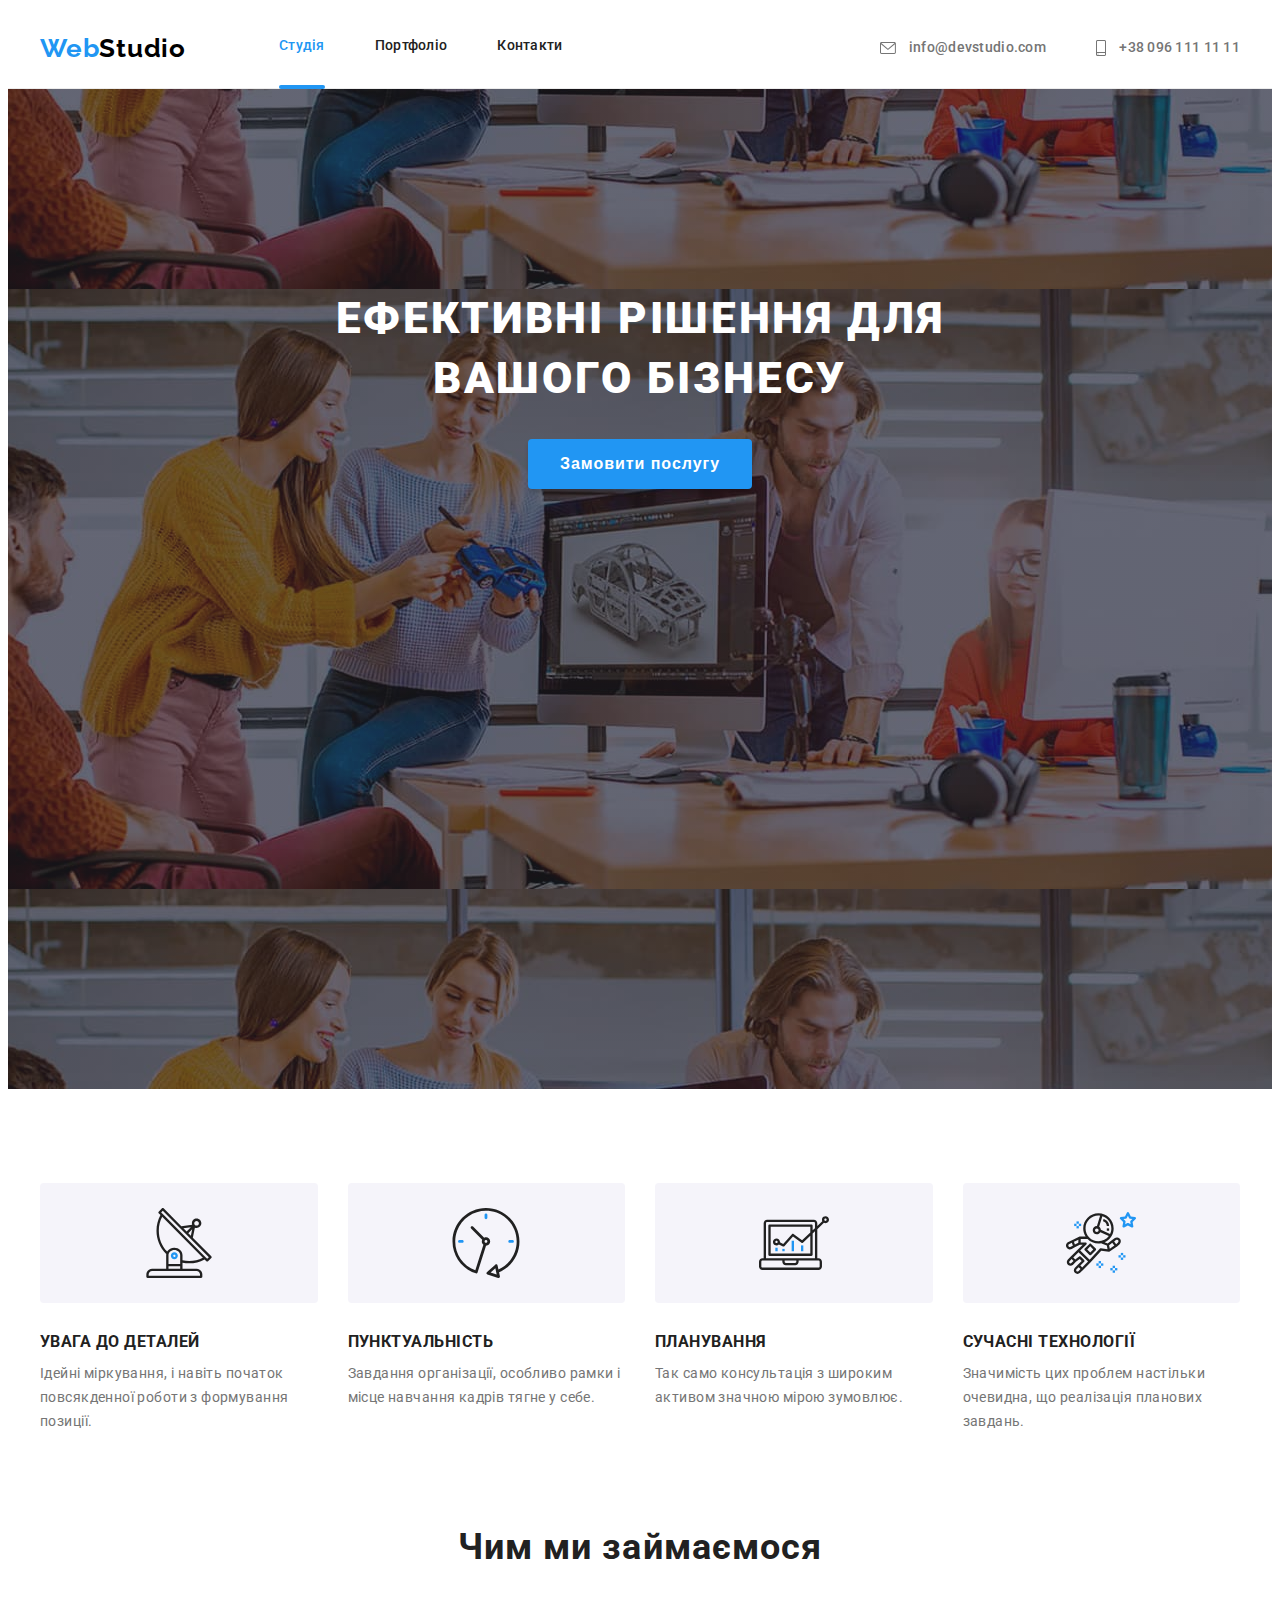
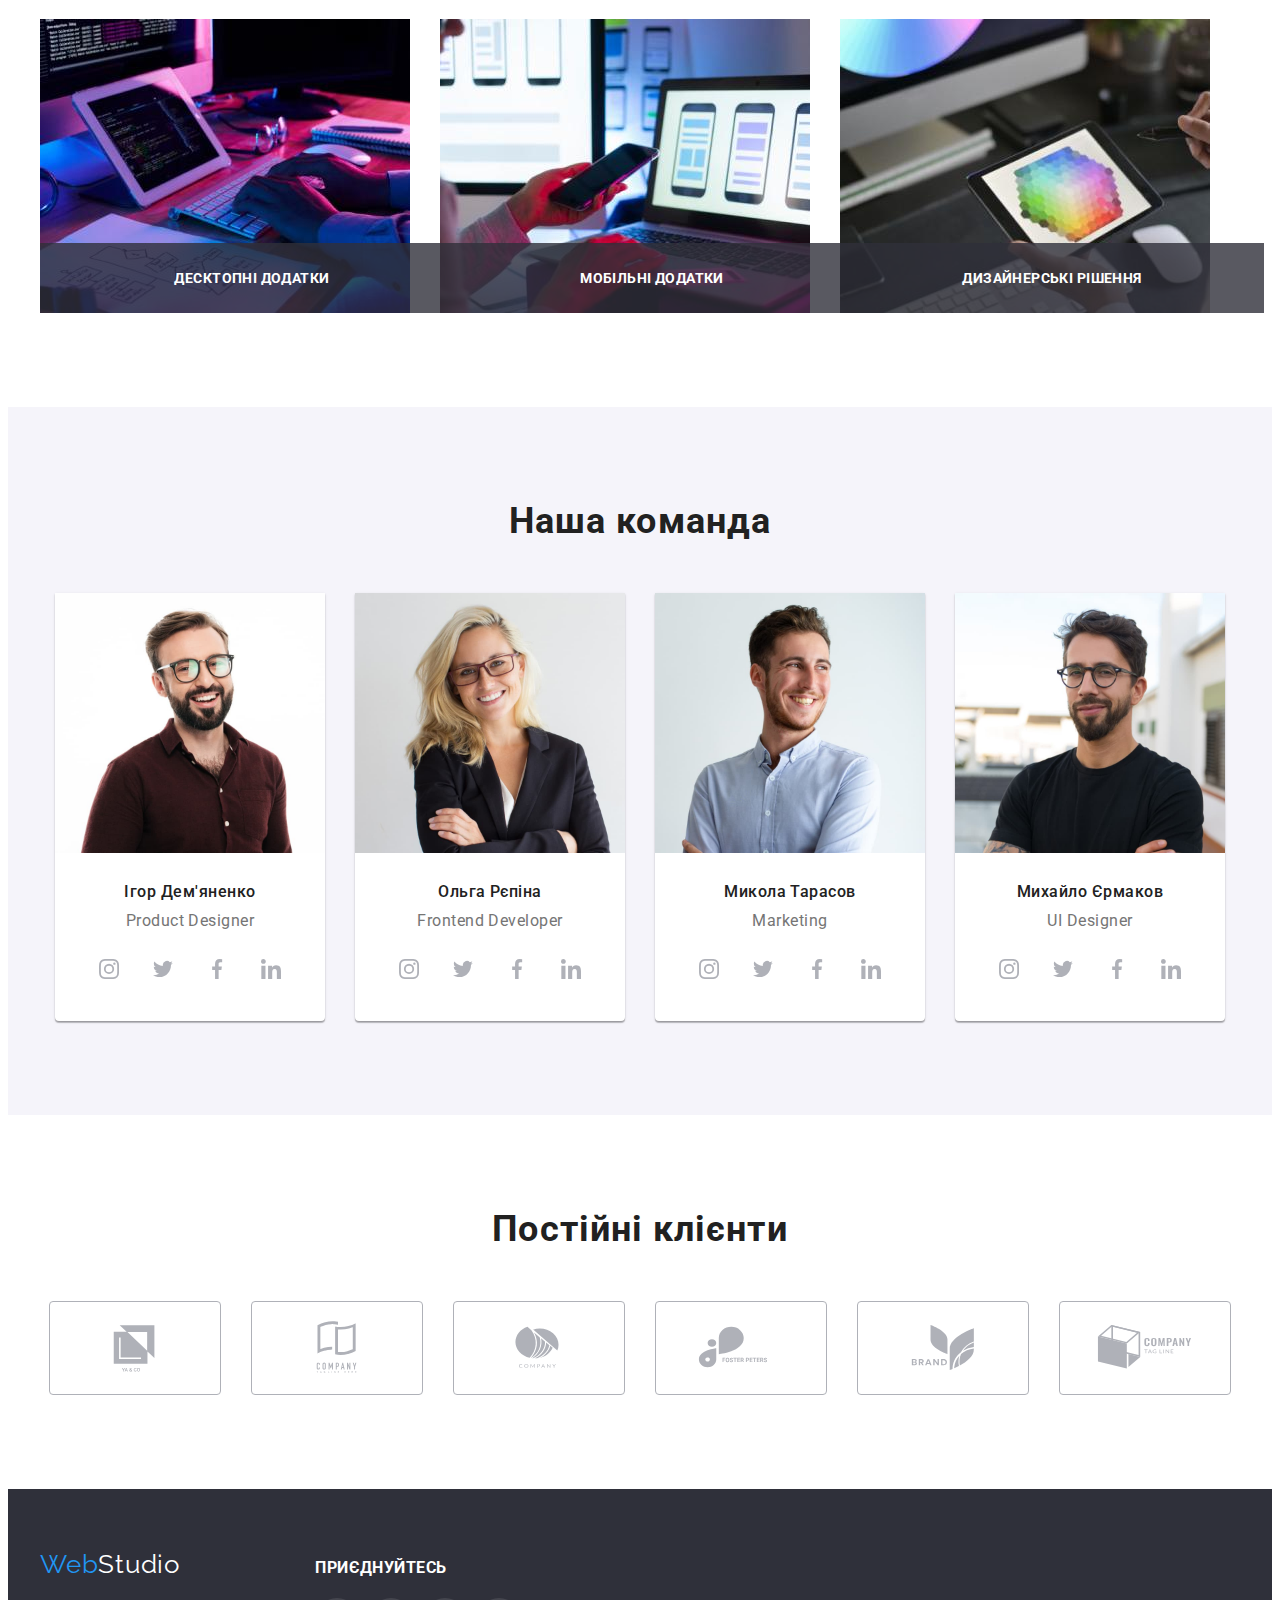
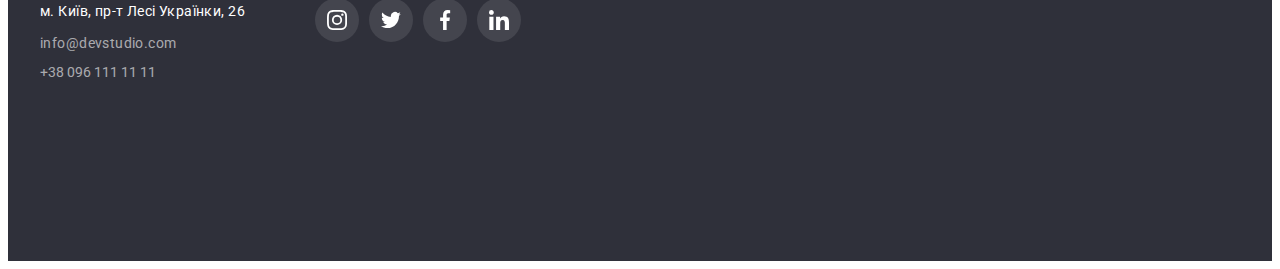
<file: index.html>
<!DOCTYPE html>
<html lang="uk">
  <head>
    <meta charset="UTF-8" />
    <meta http-equiv="X-UA-Compatible" content="IE=edge" />
    <meta name="viewport" content="width=device-width, initial-scale=1.0" />
    <link rel="preconnect" href="https://fonts.googleapis.com" />
    <link rel="preconnect" href="https://fonts.gstatic.com" crossorigin />
    <link
      href="https://fonts.googleapis.com/css2?family=Raleway:wght@700&family=Roboto:wght@400;500;700;900&display=swap"
      rel="stylesheet"
    />
    <link
      rel="stylesheet"
      href="https://cdnjs.cloudflare.com/ajax/libs/modern-normalize/1.1.0/modern-normalize.min.css"
      integrity="sha512-wpPYUAdjBVSE4KJnH1VR1HeZfpl1ub8YT/NKx4PuQ5NmX2tKuGu6U/JRp5y+Y8XG2tV+wKQpNHVUX03MfMFn9Q=="
      crossorigin="anonymous"
      referrerpolicy="no-referrer"
    />
    <link rel="stylesheet" href="./css/styles.css" />
    <title>studia</title>
  </head>
  <body>
    <!--Шапка та навігація-->
    <!-- модуль 5 -->
    <header class="header">
      <div class="container header-block">
        <nav class="header-nav">
          <a class="header-logo link" href="index.html">
            <span class="web">Web</span>Studio
          </a>
          <ul class="header-list list">
            <li class="item">
              <a href="./index.html" class="header-link curent accent link"
                >Студія</a
              >
            </li>
            <li class="item">
              <a href="./portfolio.html" class="header-link accent link"
                >Портфоліо</a
              >
            </li>
            <li class="item">
              <a href="#1" class="header-link accent link">Контакти</a>
            </li>
          </ul>
        </nav>
        <ul class="header-communication list">
          <li class="item">
            <a class="header-mail link" href="mailto:info@devstudio.com"
              ><svg class="contacts-icon svg-envelope">
                <use href="./images/main_page/icons.svg#icon-envelope"></use>
              </svg>
              info@devstudio.com</a
            >
          </li>
          <li class="item">
            <a class="header-tel link" href="tel:+380961111111"
              ><svg class="contacts-icon svg-phone">
                <use href="./images/main_page/icons.svg#icon-smartphone"></use>
              </svg>
              +38 096 111 11 11</a
            >
          </li>
        </ul>
      </div>
    </header>
    <main>
      <section class="section hero">
        <div class="container">
          <h1 class="hero-title">Ефективні рішення для вашого бізнесу</h1>
          <button type="button" class="hero-button" data-modal-open>
            Замовити послугу
          </button>
          <div class="backdrop is-hidden" data-modal>
            <div class="modal">
              <button class="button-box" type="button" data-modal-close>
                <svg class="icon-box" width="18px" height="18px">
                  <use href="./images/main_page/close.svg#icon-close"></use>
                </svg>
              </button>
            </div>
          </div>
        </div>
      </section>
      <section class="section features">
        <div class="container">
          <h2 class="visually-hidden">Переваги</h2>
          <!-- прихований заголовок -->
          <ul class="features-list list">
            <li class="item icon-antena">
              <h3 class="features-title">УВАГА ДО ДЕТАЛЕЙ</h3>
              <p class="features-paragraph">
                Ідейні міркування, і навіть початок повсякденної роботи з
                формування позиції.
              </p>
            </li>
            <li class="item icon-clock">
              <h3 class="features-title">ПУНКТУАЛЬНІСТЬ</h3>
              <p class="features-paragraph">
                Завдання організації, особливо рамки і місце навчання кадрів
                тягне у себе.
              </p>
            </li>
            <li class="item icon-diagram">
              <h3 class="features-title">ПЛАНУВАННЯ</h3>
              <p class="features-paragraph">
                Так само консультація з широким активом значною мірою зумовлює.
              </p>
            </li>
            <li class="item icon-astronaut">
              <h3 class="features-title">СУЧАСНІ ТЕХНОЛОГІЇ</h3>
              <p class="features-paragraph">
                Значимість цих проблем настільки очевидна, що реалізація
                планових завдань.
              </p>
            </li>
          </ul>
        </div>
      </section>
      <section class="section work">
        <div class="container">
          <h2 class="work-title titles">Чим ми займаємося</h2>
          <ul class="work-list list">
            <li class="item">
              <div class="imgs">
                <img
                  src="./images/main_page/img1.jpg"
                  alt="робота за комп'ютером"
                  width="370"
                />
                <p class="text-wrap">Десктопні додатки</p>
              </div>
              <div class="imgs">
                <img
                  src="images/main_page/img2.jpg"
                  alt="синхронізація ПК і телефону"
                  width="370"
                />
                <p class="text-wrap">Мобільні додатки</p>
              </div>
              <div class="imgs">
                <img src="images/main_page/img3.jpg" alt="Спектр" width="370" />
                <p class="text-wrap">Дизайнерські рішення</p>
              </div>
            </li>
          </ul>
        </div>
      </section>
      <section class="section commands">
        <div class="container">
          <h2 class="commands-title titles">Наша команда</h2>
          <ul class="commands-list list">
            <li class="item">
              <img
                class="commands-img"
                src="images/main_page/product_designer.jpg"
                alt="Product Designer"
                width="270"
              />
              <div class="container-commands-cart">
                <h3 class="commands-name">Ігор Дем'яненко</h3>
                <p class="commands-work">Product Designer</p>
                <ul class="social-list-icon list">
                  <li class="social-item">
                    <a
                      class="link"
                      target="_blank"
                      rel="nofollow noreferrer noopener"
                      href="https://www.instagram.com/"
                    >
                      <svg class="icon-social" width="20px" height="20px">
                        <use
                          href="./images/main_page/icons.svg#icon-instagram"
                        ></use>
                      </svg>
                    </a>
                  </li>
                  <li class="social-item">
                    <a
                      class="link"
                      target="_blank"
                      rel="nofollow noreferrer noopener"
                      href="https://twitter.com/"
                    >
                      <svg class="icon-social" width="20px" height="20px">
                        <use
                          href="./images/main_page/icons.svg#icon-twitter"
                        ></use>
                      </svg>
                    </a>
                  </li>
                  <li class="social-item">
                    <a
                      class="link"
                      target="_blank"
                      rel="nofollow noreferrer noopener"
                      href="https://www.facebook.com/"
                    >
                      <svg class="icon-social" width="20px" height="20px">
                        <use
                          href="./images/main_page/icons.svg#icon-facebook"
                        ></use>
                      </svg>
                    </a>
                  </li>
                  <li class="social-item">
                    <a
                      class="link"
                      target="_blank"
                      rel="nofollow noreferrer noopener"
                      href="https://www.linkedin.com/"
                    >
                      <svg class="icon-social" width="20px" height="20px">
                        <use
                          href="./images/main_page/icons.svg#icon-linkedin"
                        ></use>
                      </svg>
                    </a>
                  </li>
                </ul>
              </div>
            </li>

            <li class="item">
              <img
                class="commands-img"
                src="images/main_page/frontend_developer.jpg"
                alt="Frontend Developer"
                width="270"
              />
              <div class="container-commands-cart">
                <h3 class="commands-name">Ольга Рєпіна</h3>
                <p class="commands-work">Frontend Developer</p>
                <ul class="social-list-icon list">
                  <li class="social-item">
                    <a
                      class="link"
                      target="_blank"
                      rel="nofollow noreferrer noopener"
                      href="https://www.instagram.com/"
                    >
                      <svg class="icon-social" width="20px" height="20px">
                        <use
                          href="./images/main_page/icons.svg#icon-instagram"
                        ></use>
                      </svg>
                    </a>
                  </li>
                  <li class="social-item">
                    <a
                      class="link"
                      target="_blank"
                      rel="nofollow noreferrer noopener"
                      href="https://twitter.com/"
                    >
                      <svg class="icon-social" width="20px" height="20px">
                        <use
                          href="./images/main_page/icons.svg#icon-twitter"
                        ></use>
                      </svg>
                    </a>
                  </li>
                  <li class="social-item">
                    <a
                      class="link"
                      target="_blank"
                      rel="nofollow noreferrer noopener"
                      href="https://www.facebook.com/"
                    >
                      <svg class="icon-social" width="20px" height="20px">
                        <use
                          href="./images/main_page/icons.svg#icon-facebook"
                        ></use>
                      </svg>
                    </a>
                  </li>
                  <li class="social-item">
                    <a
                      class="link"
                      target="_blank"
                      rel="nofollow noreferrer noopener"
                      href="https://www.linkedin.com/"
                    >
                      <svg class="icon-social" width="20px" height="20px">
                        <use
                          href="./images/main_page/icons.svg#icon-linkedin"
                        ></use>
                      </svg>
                    </a>
                  </li>
                </ul>
              </div>
            </li>
            <li class="item">
              <img
                class="commands-img"
                src="images/main_page/marketing.jpg"
                alt="Marketing"
                width="270"
              />
              <div class="container-commands-cart">
                <h3 class="commands-name">Микола Тарасов</h3>
                <p class="commands-work">Marketing</p>
                <ul class="social-list-icon list">
                  <li class="social-item">
                    <a
                      class="link"
                      target="_blank"
                      rel="nofollow noreferrer noopener"
                      href="https://www.instagram.com/"
                    >
                      <svg class="icon-social" width="20px" height="20px">
                        <use
                          href="./images/main_page/icons.svg#icon-instagram"
                        ></use>
                      </svg>
                    </a>
                  </li>
                  <li class="social-item">
                    <a
                      class="link"
                      target="_blank"
                      rel="nofollow noreferrer noopener"
                      href="https://twitter.com/"
                    >
                      <svg class="icon-social" width="20px" height="20px">
                        <use
                          href="./images/main_page/icons.svg#icon-twitter"
                        ></use>
                      </svg>
                    </a>
                  </li>
                  <li class="social-item">
                    <a
                      class="link"
                      target="_blank"
                      rel="nofollow noreferrer noopener"
                      href="https://www.facebook.com/"
                    >
                      <svg class="icon-social" width="20px" height="20px">
                        <use
                          href="./images/main_page/icons.svg#icon-facebook"
                        ></use>
                      </svg>
                    </a>
                  </li>
                  <li class="social-item">
                    <a
                      class="link"
                      target="_blank"
                      rel="nofollow noreferrer noopener"
                      href="https://www.linkedin.com/"
                    >
                      <svg class="icon-social" width="20px" height="20px">
                        <use
                          href="./images/main_page/icons.svg#icon-linkedin"
                        ></use>
                      </svg>
                    </a>
                  </li>
                </ul>
              </div>
            </li>
            <li class="item">
              <img
                class="commands-img"
                src="images/main_page/ui_designer.jpg"
                alt="UI Designer"
                width="270"
              />
              <div class="container-commands-cart">
                <h3 class="commands-name">Михайло Єрмаков</h3>
                <p class="commands-work">UI Designer</p>
                <ul class="social-list-icon list">
                  <li class="social-item">
                    <a
                      class="link"
                      target="_blank"
                      rel="nofollow noreferrer noopener"
                      href="https://www.instagram.com/"
                    >
                      <svg class="icon-social" width="20px" height="20px">
                        <use
                          href="./images/main_page/icons.svg#icon-instagram"
                        ></use>
                      </svg>
                    </a>
                  </li>
                  <li class="social-item">
                    <a
                      class="link"
                      target="_blank"
                      rel="nofollow noreferrer noopener"
                      href="https://twitter.com/"
                    >
                      <svg class="icon-social" width="20px" height="20px">
                        <use
                          href="./images/main_page/icons.svg#icon-twitter"
                        ></use>
                      </svg>
                    </a>
                  </li>
                  <li class="social-item">
                    <a
                      class="link"
                      target="_blank"
                      rel="nofollow noreferrer noopener"
                      href="https://www.facebook.com/"
                    >
                      <svg class="icon-social" width="20px" height="20px">
                        <use
                          href="./images/main_page/icons.svg#icon-facebook"
                        ></use>
                      </svg>
                    </a>
                  </li>
                  <li class="social-item">
                    <a
                      class="link"
                      target="_blank"
                      rel="nofollow noreferrer noopener"
                      href="https://www.linkedin.com/"
                    >
                      <svg class="icon-social" width="20px" height="20px">
                        <use
                          href="./images/main_page/icons.svg#icon-linkedin"
                        ></use>
                      </svg>
                    </a>
                  </li>
                </ul>
              </div>
            </li>
          </ul>
        </div>
      </section>
      <section class="section">
        <div class="container">
          <h2 class="titles">Постійні клієнти</h2>
          <ul class="clients-list list">
            <li class="item">
              <a
                href="#"
                class="link"
                target="_blank"
                rel="nofollow noreferrer noopener"
                ><svg class="svg-icon" width="106px" height="60px">
                  <use href="./images/main_page/icons.svg#icon-Client1"></use>
                </svg>
              </a>
            </li>
            <li class="item">
              <a
                href="#"
                class="link"
                target="_blank"
                rel="nofollow noreferrer noopener"
                ><svg class="svg-icon" width="106px" height="60px">
                  <use href="./images/main_page/icons.svg#icon-Client2"></use>
                </svg>
              </a>
            </li>
            <li class="item">
              <a
                href="#"
                class="link"
                target="_blank"
                rel="nofollow noreferrer noopener"
                ><svg class="svg-icon" width="106px" height="60px">
                  <use href="./images/main_page/icons.svg#icon-Client3"></use>
                </svg>
              </a>
            </li>
            <li class="item">
              <a
                href="#"
                class="link"
                target="_blank"
                rel="nofollow noreferrer noopener"
                ><svg class="svg-icon" width="106px" height="60px">
                  <use href="./images/main_page/icons.svg#icon-Client4"></use>
                </svg>
              </a>
            </li>
            <li class="item">
              <a
                href="#"
                class="link"
                target="_blank"
                rel="nofollow noreferrer noopener"
                ><svg class="svg-icon" width="106px" height="60px">
                  <use href="./images/main_page/icons.svg#icon-Client5"></use>
                </svg>
              </a>
            </li>
            <li class="item">
              <a
                href="#"
                class="link"
                target="_blank"
                rel="nofollow noreferrer noopener"
                ><svg class="svg-icon" width="106px" height="60px">
                  <use href="./images/main_page/icons.svg#icon-Client6"></use>
                </svg>
              </a>
            </li>
          </ul>
        </div>
      </section>
    </main>
    <footer class="footer">
      <div class="container footer-block">
        <div class="ft-container">
          <a class="footer-logo link" href="index.html">
            <span class="web">Web</span>Studio
          </a>
          <address id="1" class="footer-addres">
            <ul class="footer-list list">
              <li class="item">
                <a
                  class="address accent link"
                  target="_blank"
                  rel="nofollow noreferrer noopener"
                  href="https://goo.gl/maps/NmpcZfHMNgNycroPA"
                  >м. Київ, пр-т Лесі Українки, 26</a
                >
              </li>
              <li class="item number">
                <a
                  class="footer-link accent link"
                  href="mailto:info@devstudio.com"
                  >info@devstudio.com</a
                >
              </li>
              <li class="item">
                <a class="footer-link accent link" href="tel:+380961111111"
                  >+38 096 111 11 11</a
                >
              </li>
            </ul>
          </address>
        </div>
        <div class="ft-container">
          <h3 class="social-title-footer">приєднуйтесь</h3>
          <ul class="social-list-ft list">
            <li class="social-item-ft item">
              <a
                href="https://www.instagram.com/"
                class="link"
                target="_blank"
                rel="nofollow noreferrer noopener"
              >
                <svg class="icon-social-footer" width="20px" height="20px">
                  <use href="./images/main_page/icons.svg#icon-instagram"></use>
                </svg>
              </a>
            </li>
            <li class="social-item-ft item">
              <a
                href="https://twitter.com/"
                class="link"
                target="_blank"
                rel="nofollow noreferrer noopener"
              >
                <svg class="icon-social-footer" width="20px" height="20px">
                  <use href="./images/main_page/icons.svg#icon-twitter"></use>
                </svg>
              </a>
            </li>
            <li class="social-item-ft item">
              <a
                href="https://www.facebook.com/"
                class="link"
                target="_blank"
                rel="nofollow noreferrer noopener"
              >
                <svg class="icon-social-footer" width="20px" height="20px">
                  <use href="./images/main_page/icons.svg#icon-facebook"></use>
                </svg>
              </a>
            </li>
            <li class="social-item-ft item">
              <a
                href="https://www.linkedin.com/"
                class="link"
                target="_blank"
                rel="nofollow noreferrer noopener"
              >
                <svg class="icon-social-footer" width="20px" height="20px">
                  <use href="./images/main_page/icons.svg#icon-linkedin"></use>
                </svg>
              </a>
            </li>
          </ul>
        </div>
      </div>
    </footer>
    <script src="./js/modal.js"></script>
  </body>
</html>
</file>
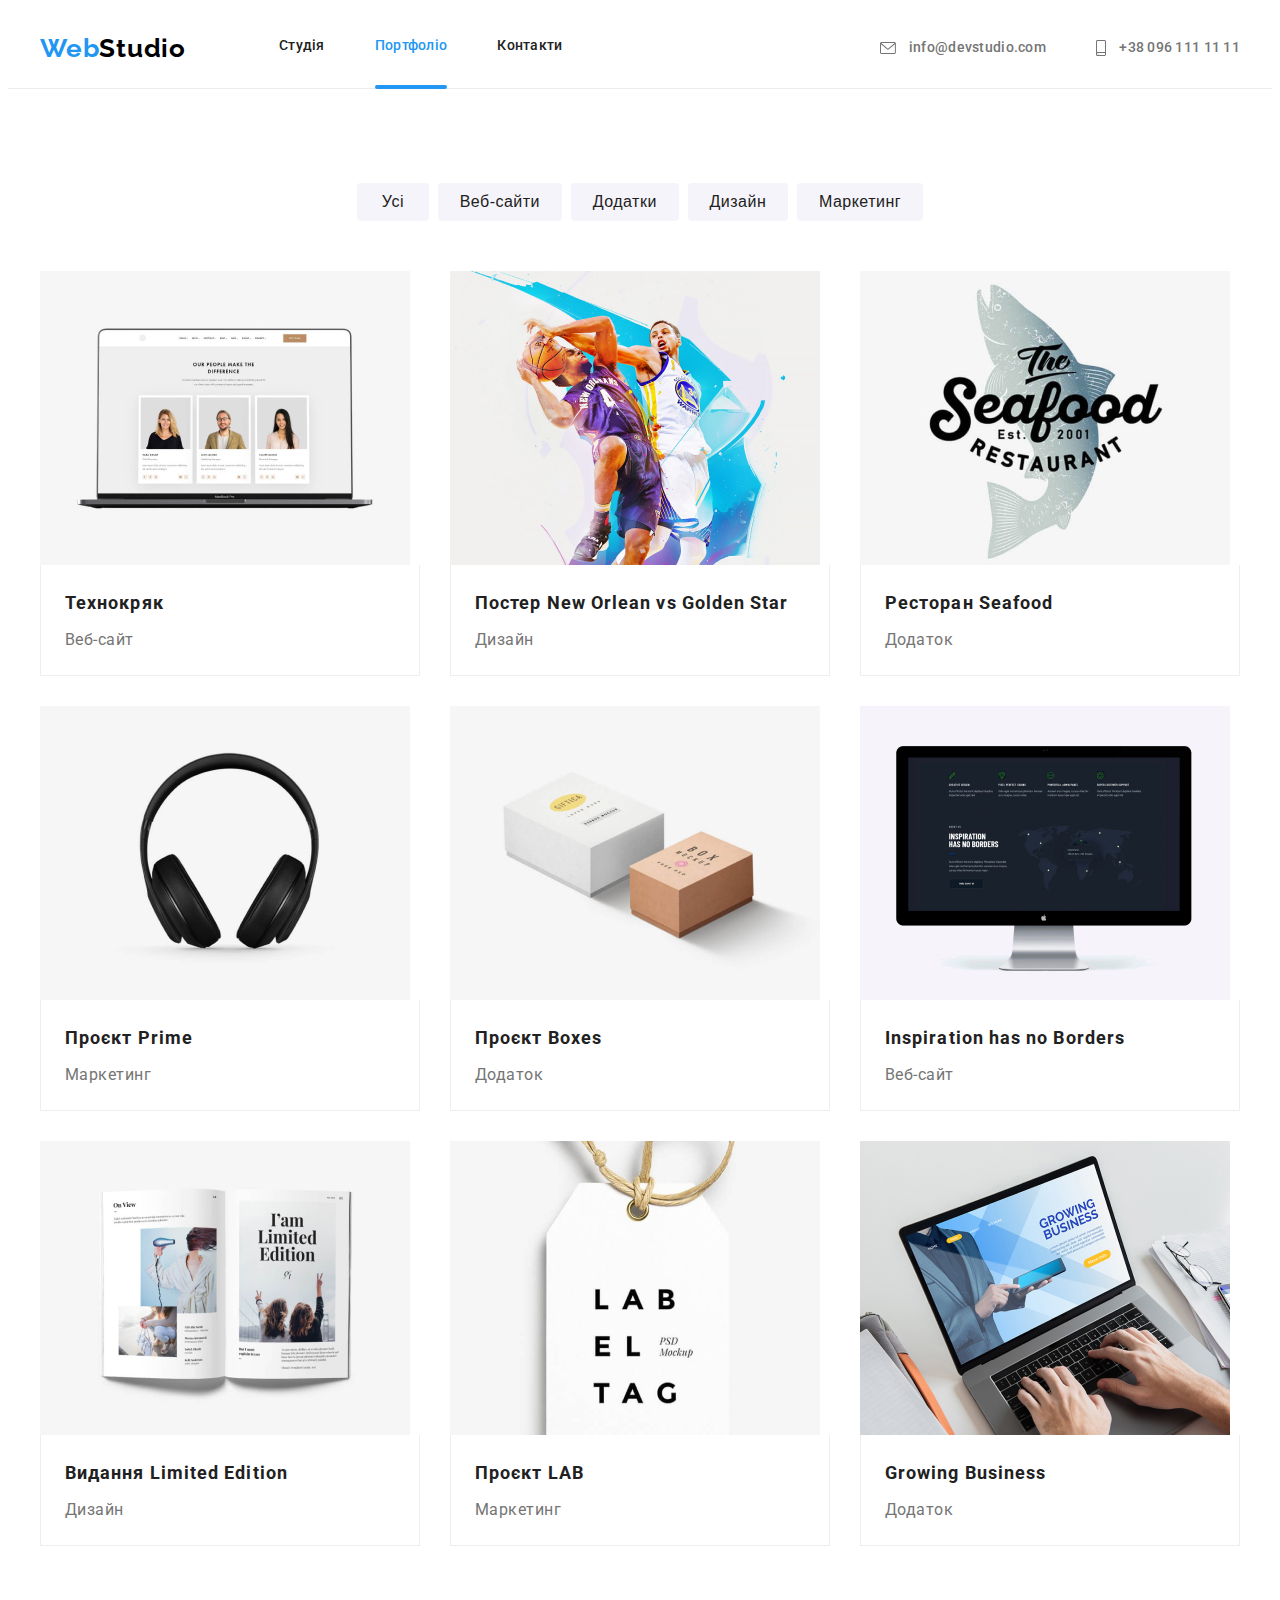
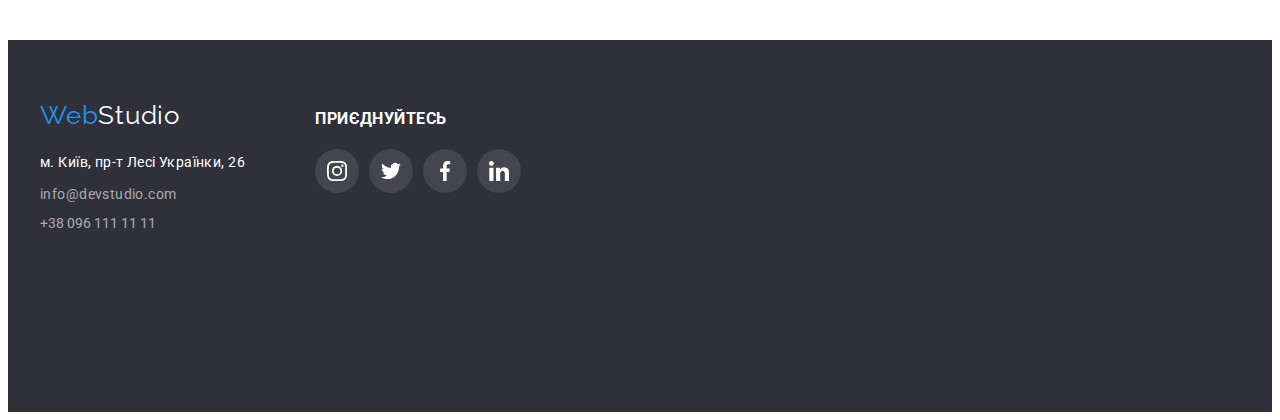
<file: portfolio.html>
<!DOCTYPE html>
<html lang="uk">
  <head>
    <meta charset="UTF-8" />
    <meta http-equiv="X-UA-Compatible" content="IE=edge" />
    <meta name="viewport" content="width=device-width, initial-scale=1.0" />
    <title>portfolio</title>
    <link rel="preconnect" href="https://fonts.googleapis.com" />
    <link rel="preconnect" href="https://fonts.gstatic.com" crossorigin />
    <link
      href="https://fonts.googleapis.com/css2?family=Raleway:wght@700&family=Roboto:wght@400;500;700;900&display=swap"
      rel="stylesheet"
    />
    <link
      rel="stylesheet"
      href="https://cdnjs.cloudflare.com/ajax/libs/modern-normalize/1.1.0/modern-normalize.min.css"
      integrity="sha512-wpPYUAdjBVSE4KJnH1VR1HeZfpl1ub8YT/NKx4PuQ5NmX2tKuGu6U/JRp5y+Y8XG2tV+wKQpNHVUX03MfMFn9Q=="
      crossorigin="anonymous"
      referrerpolicy="no-referrer"
    />
    <link rel="stylesheet" href="./css/styles.css" />
  </head>
  <body>
    <header class="header">
      <div class="container header-block">
        <nav class="header-nav">
          <a class="header-logo link" href="index.html">
            <span class="web">Web</span>Studio
          </a>
          <ul class="header-list list">
            <li class="item">
              <a href="./index.html" class="header-link accent link">Студія</a>
            </li>
            <li class="item">
              <a href="./portfolio.html" class="header-link curent accent link"
                >Портфоліо</a
              >
            </li>
            <li class="item">
              <a href="#1" class="header-link accent link">Контакти</a>
            </li>
          </ul>
        </nav>
        <ul class="header-communication list">
          <li class="item">
            <a class="header-mail accent link" href="mailto:info@devstudio.com"
              ><svg class="contacts-icon svg-envelope">
                <use href="./images/main_page/icons.svg#icon-envelope"></use>
              </svg>
              info@devstudio.com</a
            >
          </li>
          <li class="item">
            <a class="header-tel accent link" href="tel:+380961111111"
              ><svg class="contacts-icon svg-phone">
                <use href="./images/main_page/icons.svg#icon-smartphone"></use>
              </svg>
              +38 096 111 11 11</a
            >
          </li>
        </ul>
      </div>
    </header>
    <main>
      <section class="portfolio-carts section">
        <div class="container">
          <h1 class="visually-hidden">Портфоліо</h1>
          <ul class="carts-list list">
            <li class="item">
              <button class="carts-button all" type="button">Усі</button>
            </li>
            <li class="item">
              <button class="carts-button site" type="button">Веб-сайти</button>
            </li>
            <li class="item">
              <button class="carts-button addition" type="button">
                Додатки
              </button>
            </li>
            <li class="item">
              <button class="carts-button designer" type="button">
                Дизайн
              </button>
            </li>
            <li class="item">
              <button class="carts-button marketing" type="button">
                Маркетинг
              </button>
            </li>
          </ul>
          <ul class="parent-list list">
            <li class="item">
              <a
                href="#"
                class="link"
                target="_blank"
                rel="nofollow noreferrer noopener"
              >
                <div class="cards-info">
                  <img
                    class="img-link"
                    src="images/portfolio/laptop.jpg"
                    alt="ноутбук"
                    width="370"
                  />
                  <p class="text-wrap">
                    Ресурс пропонує комплексні пропозиції з різним рівнем
                    функціоналу та сервісів. Все це дозволить відвідувачу
                    отримати вичерпні відомості про компанію чи приватну особу.
                  </p>
                </div>
                <div class="container-cards">
                  <h2 class="cards-name">Технокряк</h2>
                  <p class="cards-paragraph">Веб-сайт</p>
                </div>
              </a>
            </li>
            <li class="item">
              <a
                href="#"
                class="link"
                target="_blank"
                rel="nofollow noreferrer noopener"
              >
                <div class="cards-info">
                  <img
                    class="img-link"
                    src="images/portfolio/bascetball.jpg"
                    alt="баскетбол"
                    width="370"
                  />
                  <p class="text-wrap">
                    Ресурс пропонує комплексні пропозиції з різним рівнем
                    функціоналу та сервісів. Все це дозволить відвідувачу
                    отримати вичерпні відомості про компанію чи приватну особу.
                  </p>
                </div>
                <div class="container-cards">
                  <h2 class="cards-name">Постер New Orlean vs Golden Star</h2>
                  <p class="cards-paragraph">Дизайн</p>
                </div>
              </a>
            </li>
            <li class="item">
              <a
                href="#"
                class="link"
                target="_blank"
                rel="nofollow noreferrer noopener"
              >
                <div class="cards-info">
                  <img
                    class="img-link cards-inf"
                    src="images/portfolio/seafood.jpg"
                    alt="риба"
                    width="370"
                  />
                  <p class="text-wrap">
                    Ресурс пропонує комплексні пропозиції з різним рівнем
                    функціоналу та сервісів. Все це дозволить відвідувачу
                    отримати вичерпні відомості про компанію чи приватну особу.
                  </p>
                </div>
                <div class="container-cards">
                  <h2 class="cards-name">Ресторан Seafood</h2>
                  <p class="cards-paragraph">Додаток</p>
                </div>
              </a>
            </li>
            <li class="item">
              <a
                href="#"
                class="link"
                target="_blank"
                rel="nofollow noreferrer noopener"
              >
                <div class="cards-info">
                  <img
                    class="img-link"
                    src="images/portfolio/prime.jpg"
                    alt="навушники"
                    width="370"
                  />
                  <p class="text-wrap">
                    Ресурс пропонує комплексні пропозиції з різним рівнем
                    функціоналу та сервісів. Все це дозволить відвідувачу
                    отримати вичерпні відомості про компанію чи приватну особу.
                  </p>
                </div>
                <div class="container-cards">
                  <h2 class="cards-name">Проєкт Prime</h2>
                  <p class="cards-paragraph">Маркетинг</p>
                </div>
              </a>
            </li>
            <li class="item">
              <a
                href="#"
                class="link"
                target="_blank"
                rel="nofollow noreferrer noopener"
              >
                <div class="cards-info">
                  <img
                    class="img-link"
                    src="images/portfolio/boxes.jpg"
                    alt="коробки"
                    width="370"
                  />
                  <p class="text-wrap">
                    Ресурс пропонує комплексні пропозиції з різним рівнем
                    функціоналу та сервісів. Все це дозволить відвідувачу
                    отримати вичерпні відомості про компанію чи приватну особу.
                  </p>
                </div>
                <div class="container-cards">
                  <h2 class="cards-name">Проєкт Boxes</h2>
                  <p class="cards-paragraph">Додаток</p>
                </div>
              </a>
            </li>
            <li class="item">
              <a
                href="#"
                class="link"
                target="_blank"
                rel="nofollow noreferrer noopener"
              >
                <div class="cards-info">
                  <img
                    class="img-link"
                    src="images/portfolio/borders.jpg"
                    alt="екран"
                    width="370"
                  />
                  <p class="text-wrap">
                    Ресурс пропонує комплексні пропозиції з різним рівнем
                    функціоналу та сервісів. Все це дозволить відвідувачу
                    отримати вичерпні відомості про компанію чи приватну особу.
                  </p>
                </div>
                <div class="container-cards">
                  <h2 class="cards-name">Inspiration has no Borders</h2>
                  <p class="cards-paragraph">Веб-сайт</p>
                </div>
              </a>
            </li>
            <li class="item">
              <a
                href="#"
                class="link"
                target="_blank"
                rel="nofollow noreferrer noopener"
              >
                <div class="cards-info">
                  <img
                    class="img-link"
                    src="images/portfolio/poster.jpg"
                    alt="постер"
                    width="370"
                  />
                  <p class="text-wrap">
                    Ресурс пропонує комплексні пропозиції з різним рівнем
                    функціоналу та сервісів. Все це дозволить відвідувачу
                    отримати вичерпні відомості про компанію чи приватну особу.
                  </p>
                </div>
                <div class="container-cards">
                  <h2 class="cards-name">Видання Limited Edition</h2>
                  <p class="cards-paragraph">Дизайн</p>
                </div>
              </a>
            </li>
            <li class="item">
              <a
                href="#"
                class="link"
                target="_blank"
                rel="nofollow noreferrer noopener"
              >
                <div class="cards-info">
                  <img
                    class="img-link"
                    src="images/portfolio/lav.jpg"
                    alt="лав"
                    width="370"
                  />
                  <p class="text-wrap">
                    Ресурс пропонує комплексні пропозиції з різним рівнем
                    функціоналу та сервісів. Все це дозволить відвідувачу
                    отримати вичерпні відомості про компанію чи приватну особу.
                  </p>
                </div>
                <div class="container-cards">
                  <h2 class="cards-name">Проєкт LAB</h2>
                  <p class="cards-paragraph">Маркетинг</p>
                </div>
              </a>
            </li>
            <li class="item">
              <a
                href="#"
                class="link"
                target="_blank"
                rel="nofollow noreferrer noopener"
              >
                <div class="cards-info">
                  <img
                    class="img-link"
                    src="images/portfolio/busines.jpg"
                    alt=""
                    width="370"
                  />
                  <p class="text-wrap">
                    Ресурс пропонує комплексні пропозиції з різним рівнем
                    функціоналу та сервісів. Все це дозволить відвідувачу
                    отримати вичерпні відомості про компанію чи приватну особу.
                  </p>
                </div>
                <div class="container-cards">
                  <h2 class="cards-name">Growing Business</h2>
                  <p class="cards-paragraph">Додаток</p>
                </div>
              </a>
            </li>
          </ul>
        </div>
      </section>
    </main>
    <footer class="footer">
      <div class="container footer-block">
        <div class="ft-container">
          <a class="footer-logo link" href="index.html">
            <span class="web">Web</span>Studio
          </a>
          <address id="1" class="footer-addres">
            <ul class="footer-list list">
              <li class="item">
                <a
                  class="address accent link"
                  target="_blank"
                  rel="nofollow noreferrer noopener"
                  href="https://goo.gl/maps/NmpcZfHMNgNycroPA"
                  >м. Київ, пр-т Лесі Українки, 26</a
                >
              </li>
              <li class="item number">
                <a
                  class="footer-link accent link"
                  href="mailto:info@devstudio.com"
                  >info@devstudio.com</a
                >
              </li>
              <li class="item">
                <a class="footer-link accent link" href="tel:+380961111111"
                  >+38 096 111 11 11</a
                >
              </li>
            </ul>
          </address>
        </div>
        <div class="ft-container">
          <h3 class="social-title-footer">приєднуйтесь</h3>
          <ul class="social-list-ft list">
            <li class="social-item-ft item">
              <a
                href="https://www.instagram.com/"
                class="link"
                target="_blank"
                rel="nofollow noreferrer noopener"
              >
                <svg class="icon-social-footer" width="20px" height="20px">
                  <use href="./images/main_page/icons.svg#icon-instagram"></use>
                </svg>
              </a>
            </li>
            <li class="social-item-ft item">
              <a
                href="https://twitter.com/"
                class="link"
                target="_blank"
                rel="nofollow noreferrer noopener"
              >
                <svg class="icon-social-footer" width="20px" height="20px">
                  <use href="./images/main_page/icons.svg#icon-twitter"></use>
                </svg>
              </a>
            </li>
            <li class="social-item-ft item">
              <a
                href="https://www.facebook.com/"
                class="link"
                target="_blank"
                rel="nofollow noreferrer noopener"
              >
                <svg class="icon-social-footer" width="20px" height="20px">
                  <use href="./images/main_page/icons.svg#icon-facebook"></use>
                </svg>
              </a>
            </li>
            <li class="social-item-ft item">
              <a
                href="https://www.linkedin.com/"
                class="link"
                target="_blank"
                rel="nofollow noreferrer noopener"
              >
                <svg class="icon-social-footer" width="20px" height="20px">
                  <use href="./images/main_page/icons.svg#icon-linkedin"></use>
                </svg>
              </a>
            </li>
          </ul>
        </div>
      </div>
    </footer>
    <script src="./js/modal.js"></script>
  </body>
</html>
</file>
<file: css/styles.css>
:root {
    --bg-header-color: #fff;
    --text-section-footer-color: #fff;
    --bg-color: #F5F5F5;
    --bg-screan-footer-color: #2F303A;
    --focus-color: #2196F3;
    --accent-color: #2196F3;
    --o-nas-color: #757575;
    --title-text-color: #212121;
    --comands-color: #F5F4FA;
    --logo-studia-color: #000;
    --border-cards-color: #EEEEEE;
    --icon-currentColor:#AFB1B8;
    --icon-accent-partners-color:#2196F3;
    --icon-social-accent-color:#fff;

}
/* general styles and other */
body {
    font-family: 'Roboto' , sans-serif ;
    font-size: 14px;
    background-color: var(--bg-header-color);
    fill: var(--icon-currentColor)
}

.list {
list-style-type: none;
margin: 0;
padding: 0;
}

.link {
text-decoration: none;
}

img {
    display: block;
    max-width: 100%;
    height: auto;
}
.accent:hover,
.accent:focus {
    color: var(--focus-color);

}

.container {
    margin-left: auto;
    margin-right: auto;
    padding-left: 15px;
    padding-right: 15px;
    width: 1200px; 
} 

h1, h2, h3, p {
    margin-top: 0;
    margin-bottom: 0;
}

.section {
    padding-top: 94px;
    padding-bottom: 94px;
}

.section.work {
    padding-top: 0;
}

/* header */

.header-nav {
    display: flex;
    align-items: center;
}

.header-block {
    display: flex;
    align-items: center;
    height: 80px;
}

.header-list {
    display: flex; 
    margin-left: 93px; 
}

.header-list>.item:not(:last-child) {
    margin-right: 50px;
}

.header-communication {
    display: flex;
    margin-left: auto;              
}

/* Альтернативний варіант not(:last-child) */
.header-communication>.item + .item {
    margin-left: 50px;
}

.header {
    background-color: var(--bg-header-color);
    border-bottom: 1px solid #ECECEC;
}

.header-logo {
    color: var(--logo-studia-color);
    font-family: 'Raleway';
    line-height: 1.19;
    font-weight: 700;
    font-size: 26px;
    letter-spacing: 0.03em;
}

.web {
    color: var(--focus-color);
}

.header-link {
    display: block;
    padding-top: 32px;
    padding-bottom: 32px;

    color: var(--title-text-color);
    font-weight: 500;
    line-height: 1.14;
    letter-spacing: 0.02em;
    transition: color 250ms cubic-bezier(0.4, 0, 0.2, 1);
}

.curent {
    color: var(--accent-color)
}
.curent::after {
    content: "";
    display: block;
    opacity: 1;
    height: 4px;
    position: relative;
    border-radius: 2px;
    top: 31px;
    background-color: var(--accent-color);
  
}


.header-mail,
.header-tel {
    display: block;
    padding-top: 32px;
    padding-bottom: 32px;

    color: var(--o-nas-color);
    line-height: 1.14;
    font-weight: 500;
    letter-spacing: 0.02em;
    fill: var(--o-nas-color);
    transition: color 250ms cubic-bezier(0.4, 0, 0.2, 1);
}
.header-mail:hover, .header-mail:focus ,
.header-tel:hover, .header-tel:focus {
color: var(--focus-color);
}


.contacts-icon{
    vertical-align: middle;
    margin-right: 10px;  
}
.svg-phone {
    width: 10px;
    height: 16px;
fill: currentColor;

} 
.svg-envelope {
    width: 16px;
    height: 12px;
fill: currentColor;
}
.header-communication .item {
    position: relative;
}


/* Секція section-hero */

 .hero {
    text-align: center;
    padding-top: 200px;
    padding-bottom: 200px;
    height: 600px;
    max-width: 1600px;
    margin-left: auto;
    margin-right: auto;
    background-size: cover;
    background-repeat: no-repeat;
    background: var(--bg-screan-footer-color);
    background-image: linear-gradient(rgba(47, 48, 58, 0.4),rgba(47, 48, 58, 0.4)), url(../images/main_page/bg_hero.jpg);
    background-position: center;

}

.hero-title {
    width: 696px;
    margin: 0 auto;
    margin-bottom: 30px;

    color: var(--text-section-footer-color);
    font-weight: 900;
    font-size: 44px;
    line-height: 1.36;
    text-align: center;
    letter-spacing: 0.06em;
    text-transform: uppercase;
}

.hero-button {
    padding: 10px 32px;
    border-radius: 4px;

    font-weight: 700;
    font-size: 16px;
    line-height: 1.87;
    letter-spacing: 0.06em;
    background-color: var(--focus-color);
    border: 0;
    box-shadow: 0px 4px 4px rgba(0, 0, 0, 0.15);
   
    color: var(--bg-header-color);
    cursor: pointer;
} 
/* всі заголовки */
.titles {
    margin-bottom: 50px;

    font-weight: 700;
    height: 42px;  
    font-size: 36px;
    line-height: 1.16;
    text-align: center;
    letter-spacing: 0.03em;
    color: var(--title-text-color);
}

.visually-hidden {
    position: absolute;
    white-space: nowrap;
    width: 1px;
    height: 1px;
    overflow: hidden;
    border: 0;
    padding: 0;
    clip: rect(0 0 0 0);
    clip-path: inset(50%);
    margin: -1px;
}
/* секція section-features */

.features-list {
    display: flex;
}
.features-list .item {
    flex-basis: calc((100% - 90px) / 3);
}
.features-list .item::before{
    display: block;
    content: "";
    /* width: 270px; */
    height: 120px;
    background-color: #F5F4FA;
    background-size: 70px;
    background-repeat: no-repeat;
    background-position: center;
    border-radius: 4px;
    margin-bottom: 30px;
}
.icon-antena::before {
        background-image: url(../images/main_page/antenna.svg);
        
}
.icon-clock::before {
        background-image: url(../images/main_page/clock.svg);
}
.icon-diagram::before  {
    background-image: url(../images/main_page/diagram.svg);
}
.icon-astronaut::before {
        background-image: url(../images/main_page/astronaut.svg);
}
.features-list .item:not(:last-child){
    margin-right: 30px;
}

 .features-title {
    margin-bottom: 10px;

     font-weight: 700;
     line-height: 1.14;
     letter-spacing: 0.03em;
     text-transform: uppercase;
     color: var(--title-text-color)
 }

 .features-paragraph {
     line-height: 1.71;
     letter-spacing: 0.03em;
     color: var(--o-nas-color);
 }

.work-list .item{
display: flex;
}
.imgs:not(:last-child) {
    margin-right: 30px;
}
.imgs {
    position: relative;
}
.work-list .text-wrap {
position: absolute;
padding: 27px;
bottom: 0px;
width: 100%;

background: rgba(47, 48, 58, 0.8);
font-weight: 700;
font-size: 14px;
line-height: 16px;
text-align: center;
letter-spacing: 0.03em;
text-transform: uppercase;
color: var(--text-section-footer-color);
}

 /* Section-commands */
 .commands {
     background-color: var(--comands-color);
 }
.container-commands-cart {
    padding: 30px 10px;
}
 .commands-name {
    margin-bottom: 10px;
     font-weight: 500;
     font-size: 16px;
     line-height: 1.18;
     text-align: center;
     letter-spacing: 0.03em;
     color: var(--title-text-color)
 }

 .commands-work {
     font-size: 16px;
     line-height: 1.18;
     text-align: center;
     letter-spacing: 0.03em;
     color: var(--o-nas-color);
     margin-bottom: 16px;
}

 .commands-list {
    display: flex;
    justify-content: space-around;
 }
.commands-list .item {
    width: 270px;
    background-color: var(--bg-header-color);
    box-shadow: 0px 1px 3px rgba(0, 0, 0, 0.12), 0px 1px 1px rgba(0, 0, 0, 0.14), 0px 2px 1px rgba(0, 0, 0, 0.2);
    border-radius: 0px 0px 4px 4px;
}
.container-commands-cart .list {
    display: flex;
    justify-content: center;
    gap: 10px;
}

.social-item .link {
    display: flex;
    align-items: center;
    justify-content: center;
    width: 44px;
    height: 44px;
    fill: var(--icon-currentColor);
    border-radius: 50%;
    outline: none;
   transition: background-color 250ms cubic-bezier(0.4, 0, 0.2, 1);
}
.icon-social{
transition: fill 250ms cubic-bezier(0.4, 0, 0.2, 1);
}

.social-item .link:hover, 
.social-item .link:focus {
    fill: var(--icon-social-accent-color);
    background-color: var(--focus-color);
 
}

.clients-list {
    display: flex;
    justify-content: center;
    gap: 30px;
}

.clients-list .link {
    display: flex;
    align-items: center;
    justify-content: center;
    width:170px;
    height: 92px;
    border: 1px solid #AFB1B8;
    border-radius: 4px;
    fill:var(--icon-currentColor);
    outline: none;
    transition: border-color 250ms cubic-bezier(0.4, 0, 0.2, 1);
}
.svg-icon {
    transition: fill 250ms cubic-bezier(0.4, 0, 0.2, 1);
}
.clients-list .link:hover, 
.clients-list .link:focus
{
    fill: var(--icon-accent-partners-color);
    border-color: var(--icon-accent-partners-color);
}

 /* footer */
 .footer {
    height: 252px;
    background: var(--bg-screan-footer-color);
    padding-top: 60px;
    padding-bottom: 60px;
 }
.footer-block {
    display: flex;
    align-items: baseline;
}



.ft-container .social-list-ft {
    display: flex;
    justify-content: center;
    gap: 10px;
}

.social-item-ft .link {
    display: flex;
    align-items: center;
    justify-content: center;
    width: 44px;
    height: 44px;
    fill: #fff;
    background-color: rgba(255, 255, 255, 0.1);
    border-radius: 50%;
    outline: none;
    transition:  background-color 250ms cubic-bezier(0.4, 0, 0.2, 1);
}
.social-item-ft .link:hover,
.social-item-ft .link:focus {
    fill: var(--icon-social-accent-color);
    background-color: var(--focus-color);
    
}

.ft-container{
    margin-right: 70px;
}
.footer-logo {
    font-size: 26px;
    line-height: 1.19;
    letter-spacing: 0.03em;
    font-family: 'Raleway';
    color: var(--text-section-footer-color);
}
.footer-list .item + .item{
    margin-top: 8px;
}

.footer-addres {

margin-top: 20px;
}

.address {
    font-style: normal;
    line-height: 1.71;
    letter-spacing: 0.03em;
    color: var(--bg-header-color);
    transition: color 250ms cubic-bezier(0.4, 0, 0.2, 1);
}

 .number {
     line-height: 1.71;
     letter-spacing: 0.03em;
 }

 .footer-link {
     font-style: normal;
     color: rgba(255, 255, 255, 0.6);
    transition: color 250ms cubic-bezier(0.4, 0, 0.2, 1);
 }

 .social-title-footer {
    line-height: calc(16/14);
    color: var(--text-section-footer-color);
    font-weight: 700;
    letter-spacing: 0.03em;
    text-transform: uppercase;
    margin-bottom: 20px;
}


/* Portfolio */
.carts-list {
    display: flex;
    justify-content: space-around;
    margin-bottom: 50px;

    width: 575px;
    margin-left: auto;
    margin-right: auto;
}

.carts-button {
    padding: 6px 22px;
    background-color: var(--comands-color);
    border-radius: 4px;
    border: none;
    font-weight: 500;
    font-size: 16px;
    line-height: 1.62;
    text-align: center;
    letter-spacing: 0.03em;
    color: var(--title-text-color);
    cursor: pointer;
    outline: none;
    transition: box-shadow 250ms cubic-bezier(0.4, 0, 0.2, 1), background-color 250ms cubic-bezier(0.4, 0, 0.2, 1), color 250ms cubic-bezier(0.4, 0, 0.2, 1);
}

.carts-button.all {
    padding: 6px 25px;
}

.carts-button:hover,
.carts-button:focus {
    background-color: var(--focus-color);
    color: var(--bg-header-color);
    box-shadow: 0px 3px 1px rgba(0, 0, 0, 0.1), 0px 1px 2px rgba(0, 0, 0, 0.08), 0px 2px 2px rgba(0, 0, 0, 0.12);
}

 .parent-list {
    display: flex;
    flex-wrap: wrap;
 } 

 .parent-list > .item {
    
    margin-right: 30px;
    width: calc((100% - 60px)/3);

 }
 .container-cards {
    border: 1px solid var(--border-cards-color);
    border-top: none;
    padding: 20px 24px;
 }
 
 .parent-list .link {
    display: block;
    outline: none;
    transition: box-shadow 250ms cubic-bezier(0.4, 0, 0.2, 1);
 }


 .parent-list .link:hover,
 .parent-list .link:focus {
    box-shadow: 0px 1px 1px rgba(0, 0, 0, 0.12), 0px 4px 4px rgba(0, 0, 0, 0.06), 1px 4px 6px rgba(0, 0, 0, 0.16);
}

 .parent-list>.item:nth-child(n+4) {
    margin-top: 30px;
 }
 .parent-list .item:nth-child(3n){
     margin-right: 0;
 }


.parent-list .cards-info {
position: relative;
overflow: hidden;
}
.parent-list .text-wrap {
    position: absolute;
    bottom: 0;
    left: 0;
    width: 100%;
    height: 100%;
    background: rgba(33, 150, 243, 0.9);
    color: var(--icon-social-accent-color);
    padding: 64px 24px;
    
    font-size: 18px;
    line-height: calc(28/18);
    letter-spacing: 0.03em;
    
    transform: translateY(100%);
    transition: transform 250ms cubic-bezier(0.4, 0, 0.2, 1);
    
}

.parent-list .item:hover .text-wrap, 
.parent-list .link:focus .text-wrap
{
   
transform: translateY(0%);
}

 .cards-name {
     margin-bottom: 4px;
     font-weight: 700;
     font-size: 18px;
     line-height: 2.0; 
     letter-spacing: 0.06em;
     color: var(--title-text-color);
 }

 .cards-paragraph {
     font-size: 16px;
     line-height: 1.88;
     letter-spacing: 0.03em;
     color: var(--o-nas-color);
 }

 /* модульне вікно */

 .backdrop {
    position: fixed;
    top: 0;
    right: 0;
    bottom: 0;
    left: 0;
    width: 100%;
    height: 100%;
    background: rgba(0, 0, 0, 0.2);
    z-index: 1;
 }

.backdrop.is-hidden {
    visibility: hidden;
    opacity: 0;
    pointer-events: none;
}
 .modal {
    position: absolute;
    top: 50%;
    left: 50%;
    transform: translate(-50%, -50%);
    box-sizing: border-box;
    width: 528px;
    height: 581px;
 
    background-color: #fff;
   
    box-shadow: 0px 1px 3px rgba(0, 0, 0, 0.12), 0px 1px 1px rgba(0, 0, 0, 0.14), 0px 2px 1px rgba(0, 0, 0, 0.2);
    border-radius: 4px;
 }

 .button-box {
    position: absolute;
    display: flex;
    align-items: center;
    justify-content: center;
    width: 30px;
    height: 30px;
    top: 8px;
    right: 8px;
    border-radius: 50%;
    border: 1px solid rgba(0, 0, 0, 0.1);
    background-color: #fff;
    fill: var(--logo-studia-color);
    cursor: pointer;
 }
</file>
